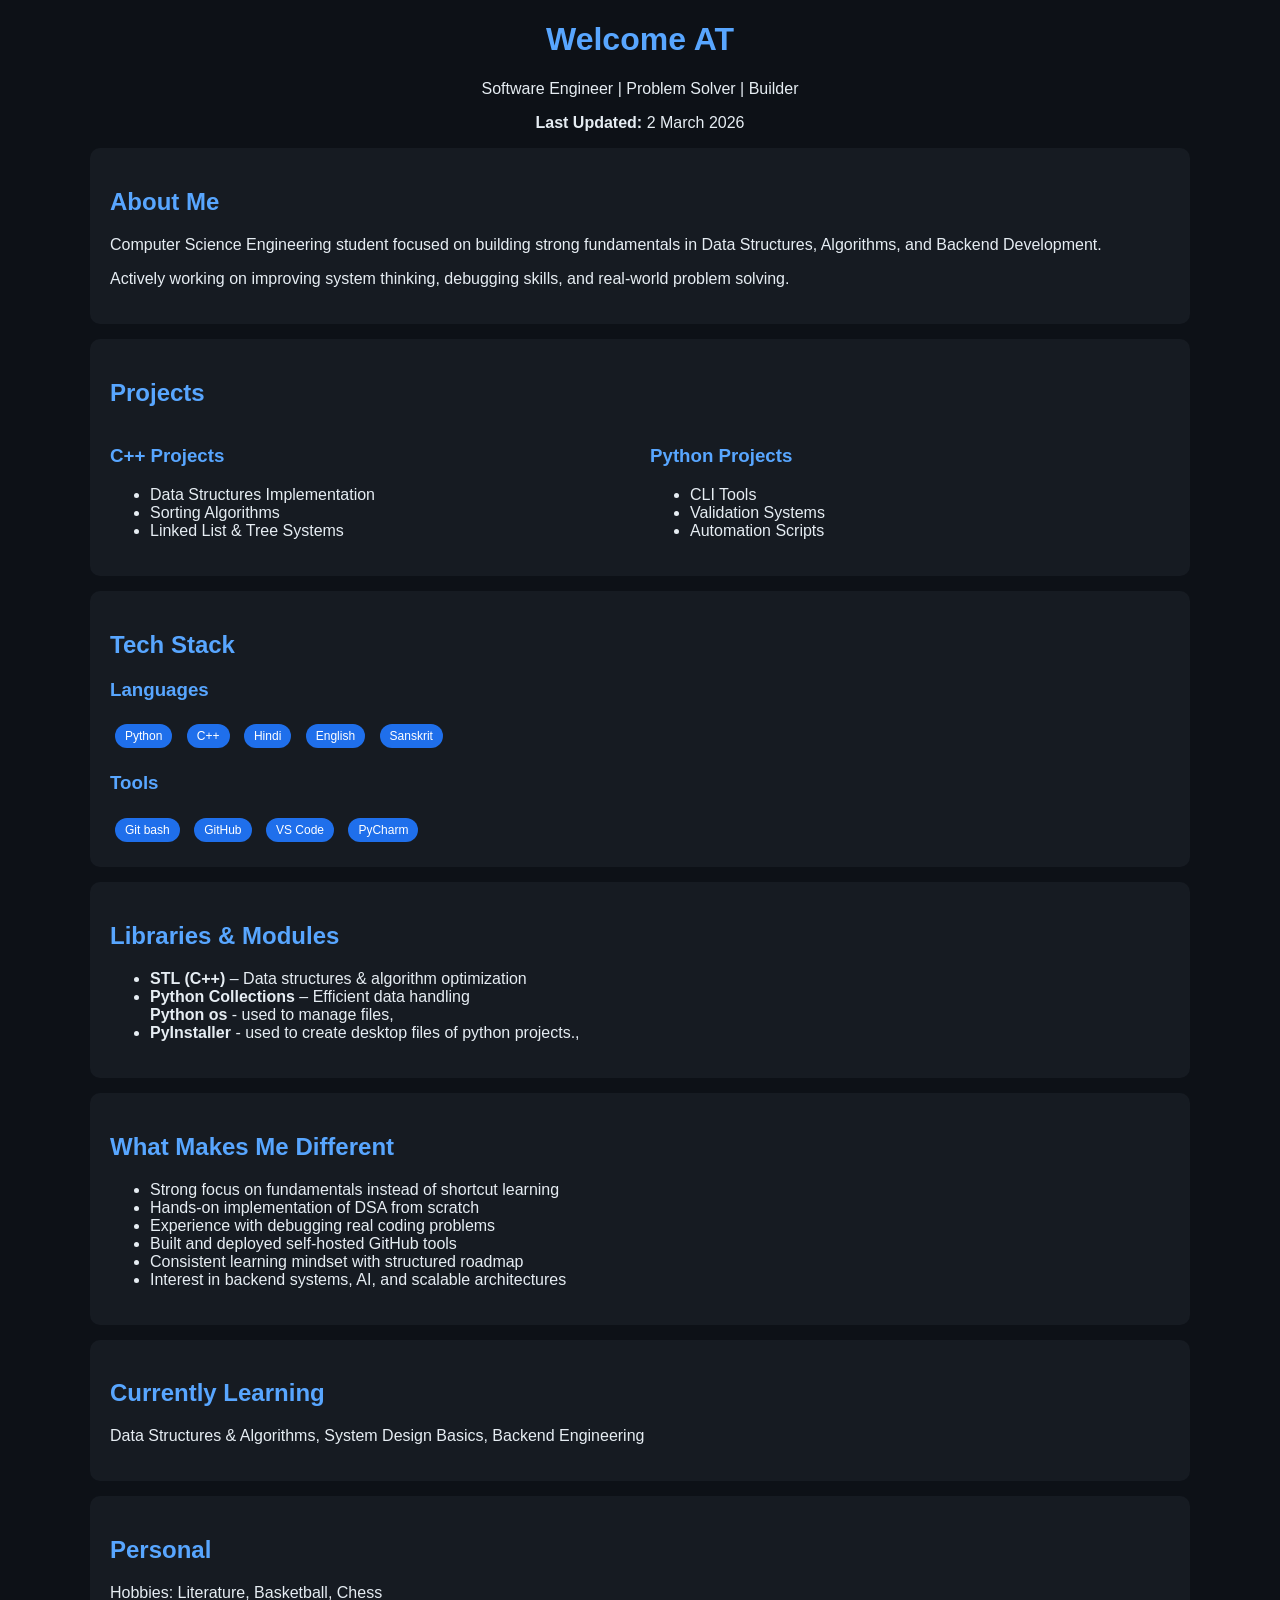
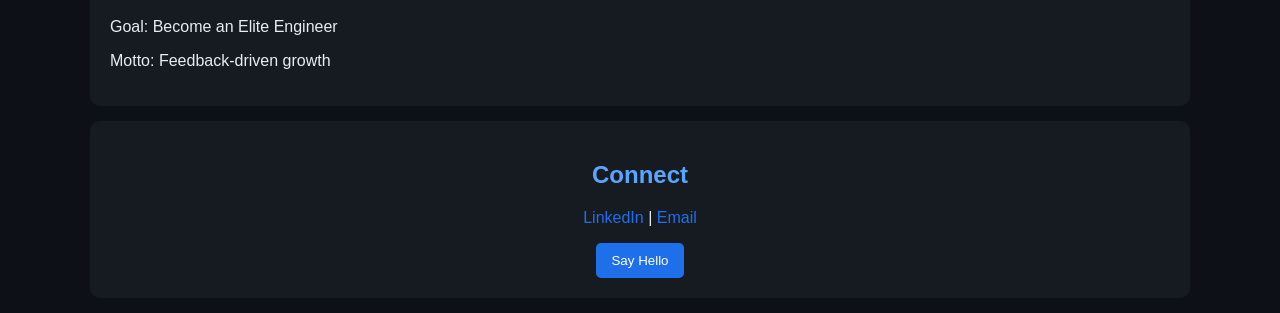
<file: Index.html>
<!DOCTYPE html>
<html lang="en">
<head>
<meta charset="UTF-8">
<meta name="viewport" content="width=device-width, initial-scale=1.0">
<title>AT | Portfolio</title>

<style>
body {
    margin: 0;
    font-family: Arial, sans-serif;
    background: #0d1117;
    color: #e6edf3;
}

.container {
    width: 90%;
    max-width: 1100px;
    margin: auto;
}

.center {
    text-align: center;
}

h1, h2, h3 {
    color: #58a6ff;
}

.card {
    background: #161b22;
    padding: 20px;
    margin: 15px 0;
    border-radius: 10px;
}

.flex {
    display: flex;
    flex-wrap: wrap;
    gap: 20px;
}

.flex div {
    flex: 1;
    min-width: 250px;
}

.badge {
    display: inline-block;
    background: #1f6feb;
    color: white;
    padding: 5px 10px;
    margin: 5px;
    border-radius: 20px;
    font-size: 12px;
}

a {
    color: #1f6feb;
    text-decoration: none;
}

button {
    background: #1f6feb;
    color: white;
    border: none;
    padding: 10px 15px;
    border-radius: 5px;
    cursor: pointer;
}

button:hover {
    background: #1f6feb;
}
</style>
</head>


<body>

<div class="container">

    <!-- HEADER -->
    <div class="center">
        <h1>Welcome AT</h1>
        <p>Software Engineer | Problem Solver | Builder</p>
        <p><b>Last Updated:</b> 2 March 2026</p>
    </div>

    <!-- ABOUT -->
    <div class="card">
        <h2>About Me</h2>
        <p>
            Computer Science Engineering student focused on building strong fundamentals 
            in Data Structures, Algorithms, and Backend Development.
        </p>
        <p>
            Actively working on improving system thinking, debugging skills, and real-world problem solving.
        </p>
    </div>

    <!-- PROJECTS -->
    <div class="card">
        <h2>Projects</h2>
        <div class="flex">
            <div>
                <h3>C++ Projects</h3>
                <ul>
                    <li>Data Structures Implementation</li>
                    <li>Sorting Algorithms</li>
                    <li>Linked List & Tree Systems</li>
                </ul>
            </div>
            <div>
                <h3>Python Projects</h3>
                <ul>
                    <li>CLI Tools</li>
                    <li>Validation Systems</li>
                    <li>Automation Scripts</li>
                </ul>
            </div>
        </div>
    </div>

    <!-- TECH STACK -->
    <div class="card">
        <h2>Tech Stack</h2>

        <h3>Languages</h3>
        <span class="badge">Python</span>
        <span class="badge">C++</span>
        <span class="badge">Hindi</span>
        <span class="badge">English</span>
        <span class="badge">Sanskrit</span>

        <h3>Tools</h3>
        <span class="badge">Git bash</span>
        <span class="badge">GitHub</span>
        <span class="badge">VS Code</span>
        <span class="badge">PyCharm</span>
    </div>
    <div class="card">
  <h2>Libraries & Modules</h2>
  <ul>
    <li><b>STL (C++)</b> – Data structures & algorithm optimization</li>
    <li><b>Python Collections</b> – Efficient data handling</li>
    <b> Python os </b> - used to manage files, 
    </li>
    <li>
  <b> PyInstaller </b> - used to create desktop files of python projects.,
</li>
    <!--<li><b>GitHub API</b> – Built self-hosted stats system</li> -->
  </ul>
</div>

    <!-- ADVANTAGE SECTION (REAL VALUE) -->
    <div class="card">
        <h2>What Makes Me Different</h2>
        <ul>
            <li>Strong focus on fundamentals instead of shortcut learning</li>
            <li>Hands-on implementation of DSA from scratch</li>
            <li>Experience with debugging real coding problems</li>
            <li>Built and deployed self-hosted GitHub tools</li>
            <li>Consistent learning mindset with structured roadmap</li>
            <li>Interest in backend systems, AI, and scalable architectures</li>
        </ul>
    </div>

    <!-- CURRENT LEARNING -->
    <div class="card">
        <h2>Currently Learning</h2>
        <p>Data Structures & Algorithms, System Design Basics, Backend Engineering</p>
    </div>

    <!-- PERSONAL -->
    <div class="card">
        <h2>Personal</h2>
        <p>Hobbies: Literature, Basketball, Chess</p>
        <p>Goal: Become an Elite Engineer</p>
        <p>Motto: Feedback-driven growth</p>
    </div>

    <!-- CONTACT -->
    <div class="card center">
        <h2>Connect</h2>
        <p>
            <a href="https://www.linkedin.com/in/anuj-tanwar-aa0977279">LinkedIn</a> |
            <a href="mailto:gleuser83@gmail.com">Email</a>
        </p>
        <button onclick="showMessage()">Say Hello</button>
    </div>

</div>

<script>
function showMessage() {
    alert("Thanks for visiting AT's portfolio 🚀");
}
</script>
</html>
</file>
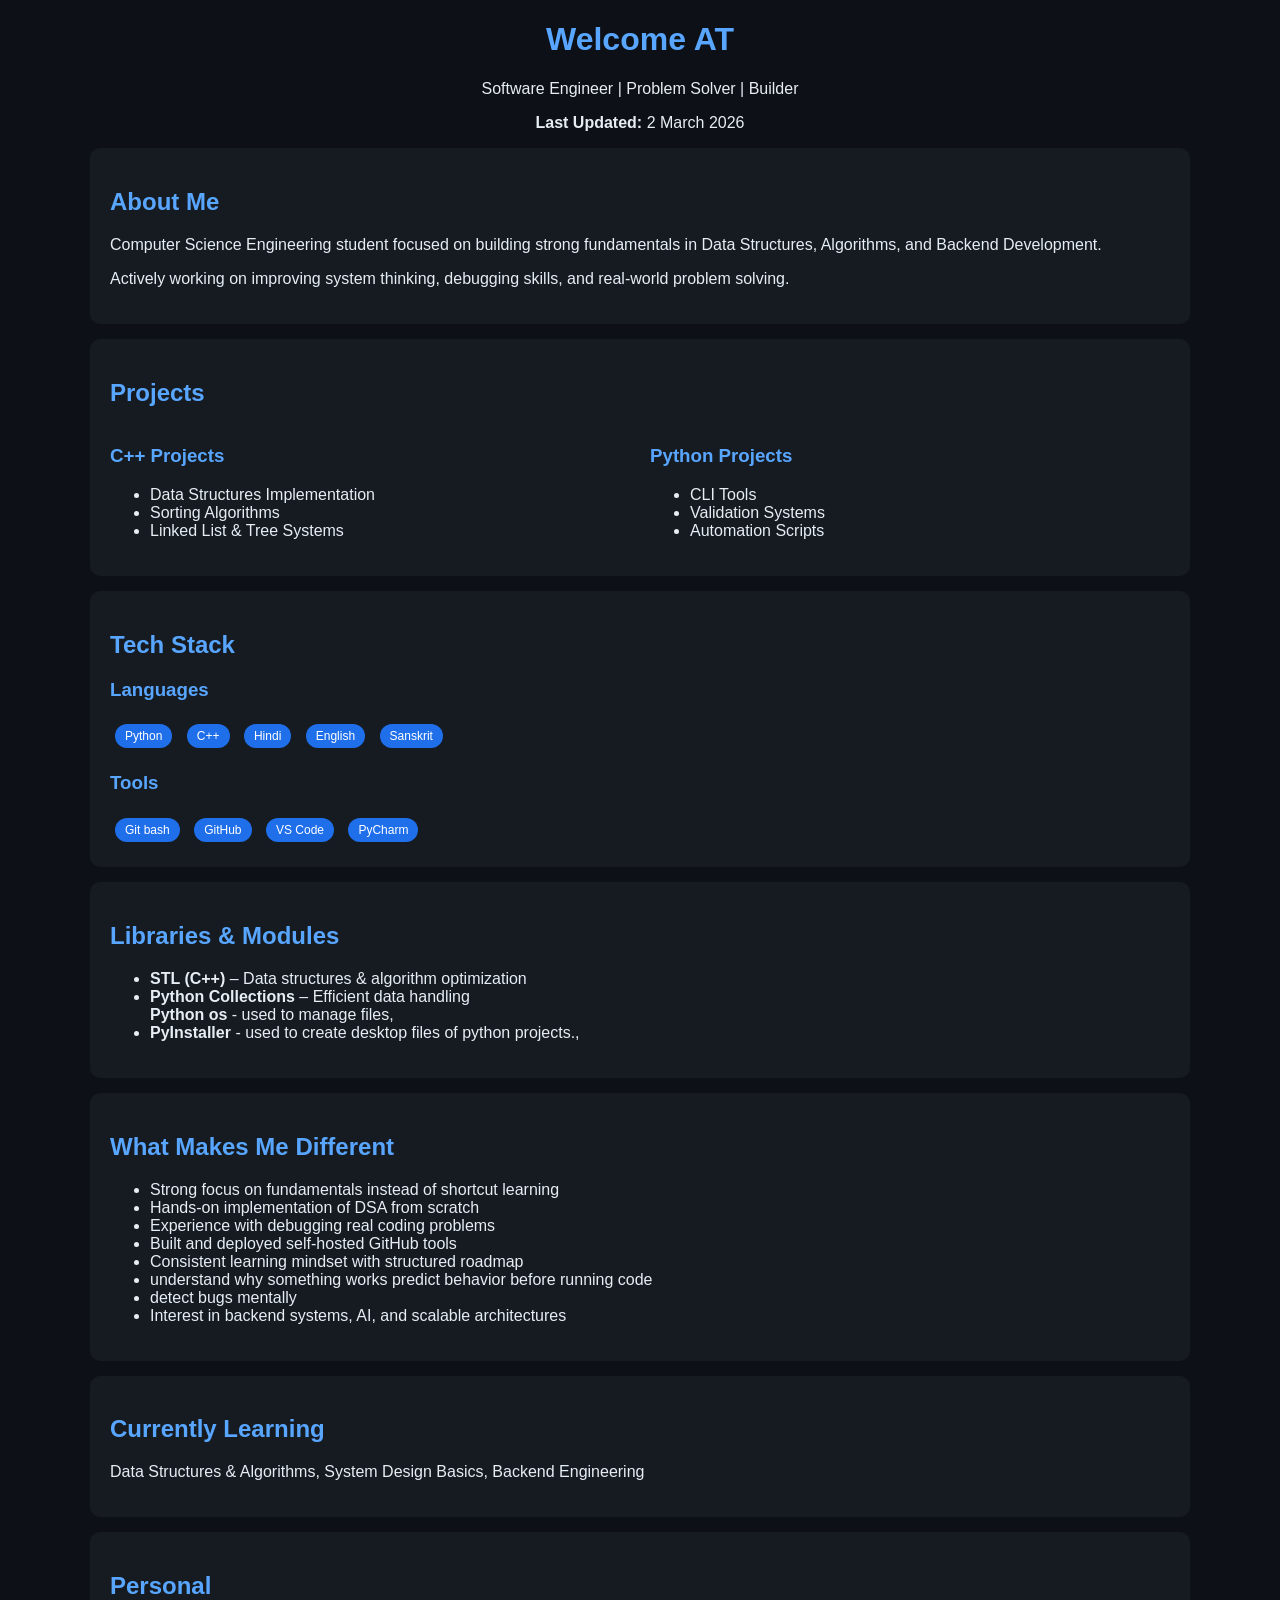
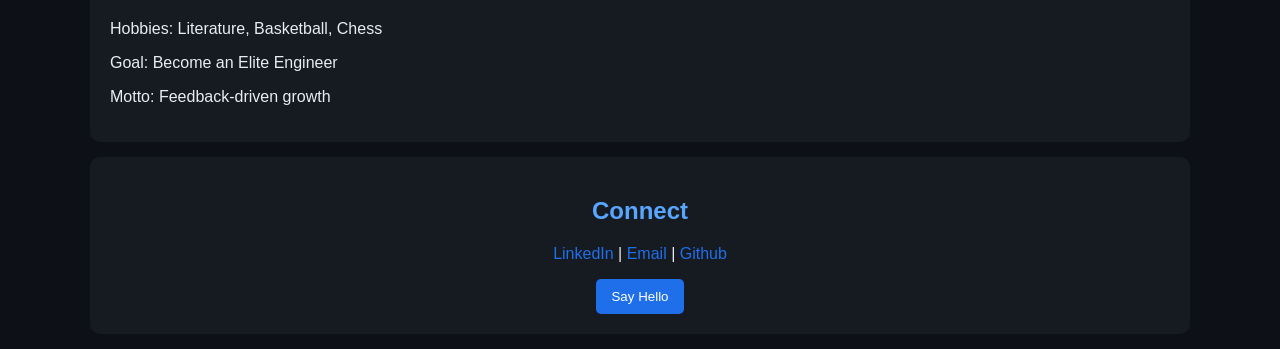
<file: index.html>
<!DOCTYPE html>
<html lang="en">
<head>
<meta charset="UTF-8">
<meta name="viewport" content="width=device-width, initial-scale=1.0">
<title>AT | Portfolio</title>

<style>
body {
    margin: 0;
    font-family: Arial, sans-serif;
    background: #0d1117;
    color: #e6edf3;
}

.container {
    width: 90%;
    max-width: 1100px;
    margin: auto;
}

.center {
    text-align: center;
}

h1, h2, h3 {
    color: #58a6ff;
}

.card {
    background: #161b22;
    padding: 20px;
    margin: 15px 0;
    border-radius: 10px;
}

.flex {
    display: flex;
    flex-wrap: wrap;
    gap: 20px;
}

.flex div {
    flex: 1;
    min-width: 250px;
}

.badge {
    display: inline-block;
    background: #1f6feb;
    color: white;
    padding: 5px 10px;
    margin: 5px;
    border-radius: 20px;
    font-size: 12px;
}

a {
    color: #1f6feb;
    text-decoration: none;
}

button {
    background: #1f6feb;
    color: white;
    border: none;
    padding: 10px 15px;
    border-radius: 5px;
    cursor: pointer;
}

button:hover {
    background: #1f6feb;
}
</style>
</head>


<body>

<div class="container">

    <!-- HEADER -->
    <div class="center">
        <h1>Welcome AT</h1>
        <p>Software Engineer | Problem Solver | Builder</p>
        <p><b>Last Updated:</b> 2 March 2026</p>
    </div>

    <!-- ABOUT -->
    <div class="card">
        <h2>About Me</h2>
        <p>
            Computer Science Engineering student focused on building strong fundamentals 
            in Data Structures, Algorithms, and Backend Development.
        </p>
        <p>
            Actively working on improving system thinking, debugging skills, and real-world problem solving.
        </p>
    </div>

    <!-- PROJECTS -->
    <div class="card">
        <h2>Projects</h2>
        <div class="flex">
            <div>
                <h3>C++ Projects</h3>
                <ul>
                    <li>Data Structures Implementation</li>
                    <li>Sorting Algorithms</li>
                    <li>Linked List & Tree Systems</li>
                </ul>
            </div>
            <div>
                <h3>Python Projects</h3>
                <ul>
                    <li>CLI Tools</li>
                    <li>Validation Systems</li>
                    <li>Automation Scripts</li>
                </ul>
            </div>
        </div>
    </div>

    <!-- TECH STACK -->
    <div class="card">
        <h2>Tech Stack</h2>

        <h3>Languages</h3>
        <span class="badge">Python</span>
        <span class="badge">C++</span>
        <span class="badge">Hindi</span>
        <span class="badge">English</span>
        <span class="badge">Sanskrit</span>

        <h3>Tools</h3>
        <span class="badge">Git bash</span>
        <span class="badge">GitHub</span>
        <span class="badge">VS Code</span>
        <span class="badge">PyCharm</span>
    </div>
    <div class="card">
  <h2>Libraries & Modules</h2>
  <ul>
    <li><b>STL (C++)</b> – Data structures & algorithm optimization</li>
    <li><b>Python Collections</b> – Efficient data handling</li>
    <b> Python os </b> - used to manage files, 
    </li>
    <li>
  <b> PyInstaller </b> - used to create desktop files of python projects.,
</li>
    <!--<li><b>GitHub API</b> – Built self-hosted stats system</li> -->
  </ul>
</div>

    <!-- ADVANTAGE SECTION (REAL VALUE) -->
    <div class="card">
        <h2>What Makes Me Different</h2>
        <ul>
            <li>Strong focus on fundamentals instead of shortcut learning</li>
            <li>Hands-on implementation of DSA from scratch</li>
            <li>Experience with debugging real coding problems</li>
            <li>Built and deployed self-hosted GitHub tools</li>
            <li>Consistent learning mindset with structured roadmap</li>
            <li> understand why something works
predict behavior before running code </li>
            <li>detect bugs mentally </li>
            <li>Interest in backend systems, AI, and scalable architectures</li>
        </ul>
    </div>

    <!-- CURRENT LEARNING -->
    <div class="card">
        <h2>Currently Learning</h2>
        <p>Data Structures & Algorithms, System Design Basics, Backend Engineering</p>
    </div>

    <!-- PERSONAL -->
    <div class="card">
        <h2>Personal</h2>
        <p>Hobbies: Literature, Basketball, Chess</p>
        <p>Goal: Become an Elite Engineer</p>
        <p>Motto: Feedback-driven growth</p>
        
   
    </div>

    <!-- CONTACT -->
    <div class="card center">
        <h2>Connect</h2>
        <p>
            <a href="https://www.linkedin.com/in/anuj-tanwar-aa0977279">LinkedIn</a> |
            <a href="mailto:gleuser83@gmail.com">Email</a> |
            <a href="https://github.com/Gitanuj993">Github</a>
        </p>
        <button onclick="showMessage()">Say Hello</button>
    </div>

</div>

<script>
function showMessage() {
    alert("Thanks for visiting AT's portfolio 🚀");
}
</script>
</html>
</file>
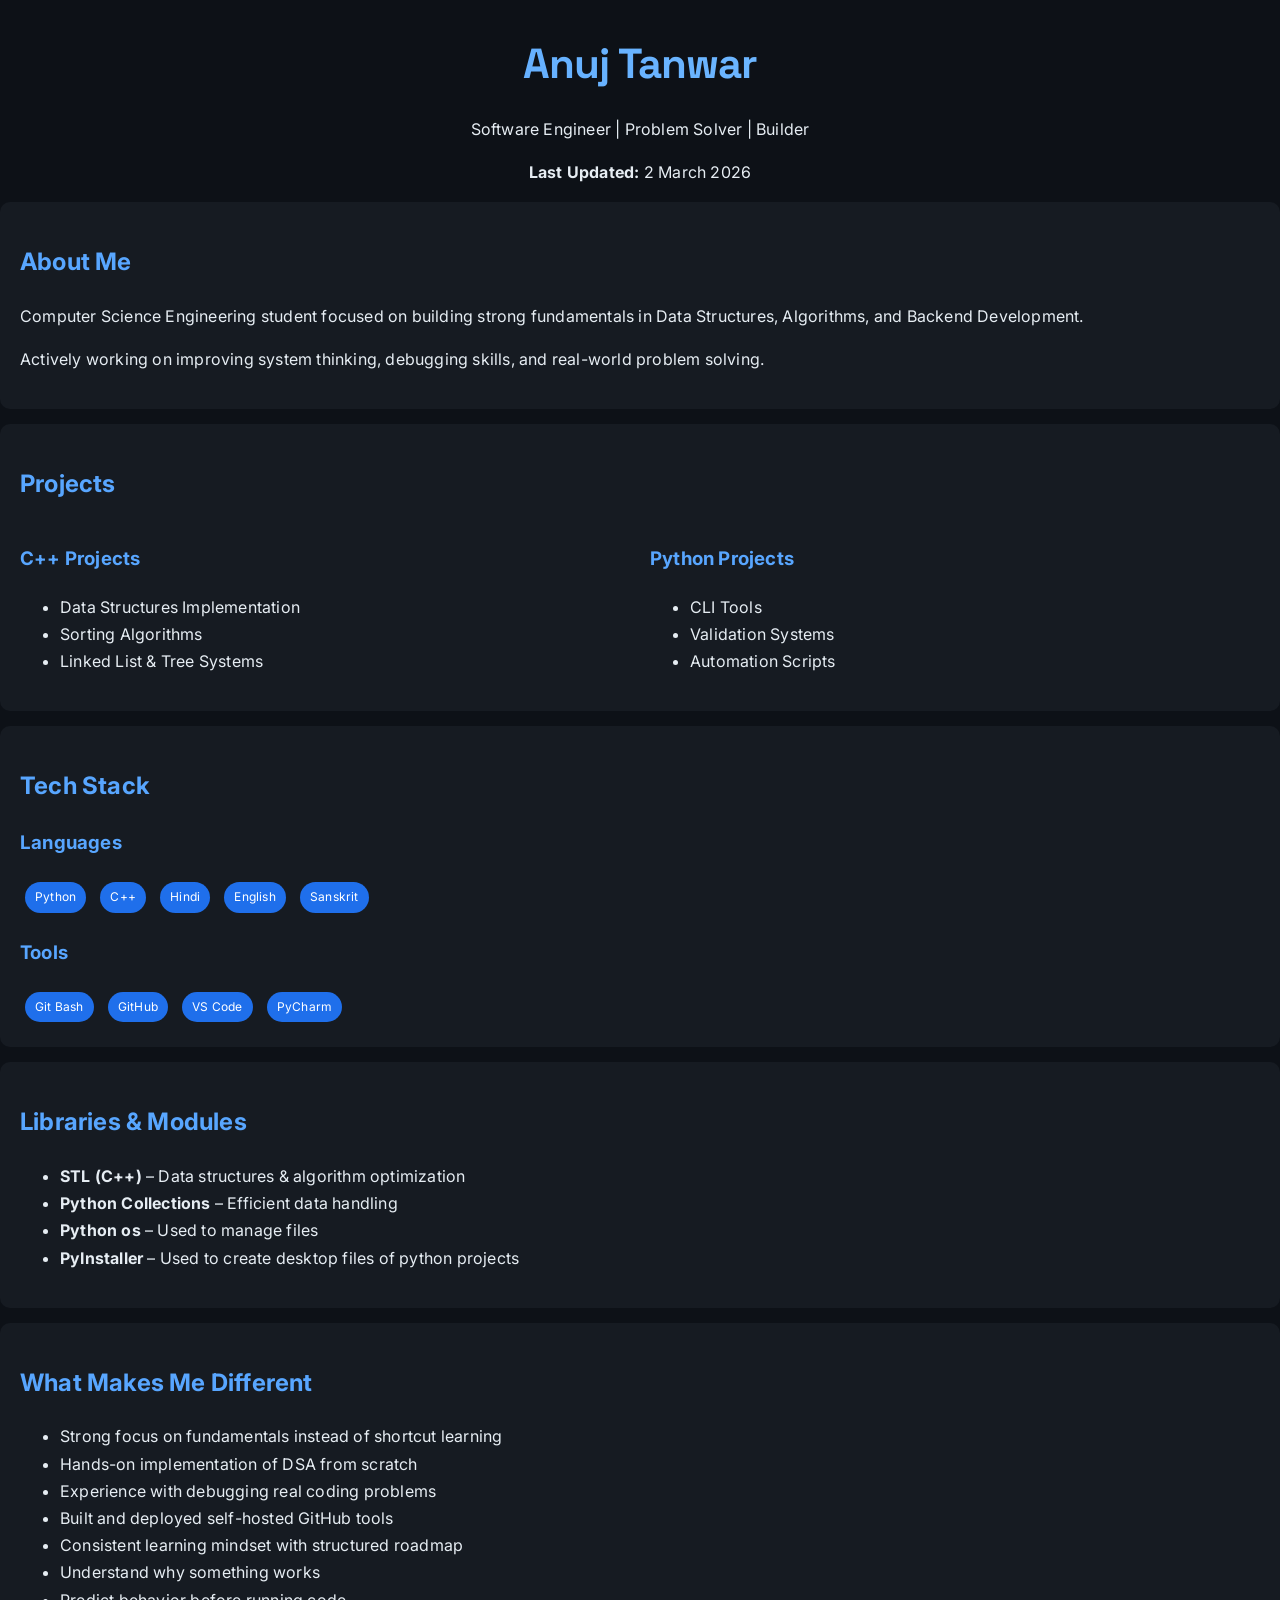
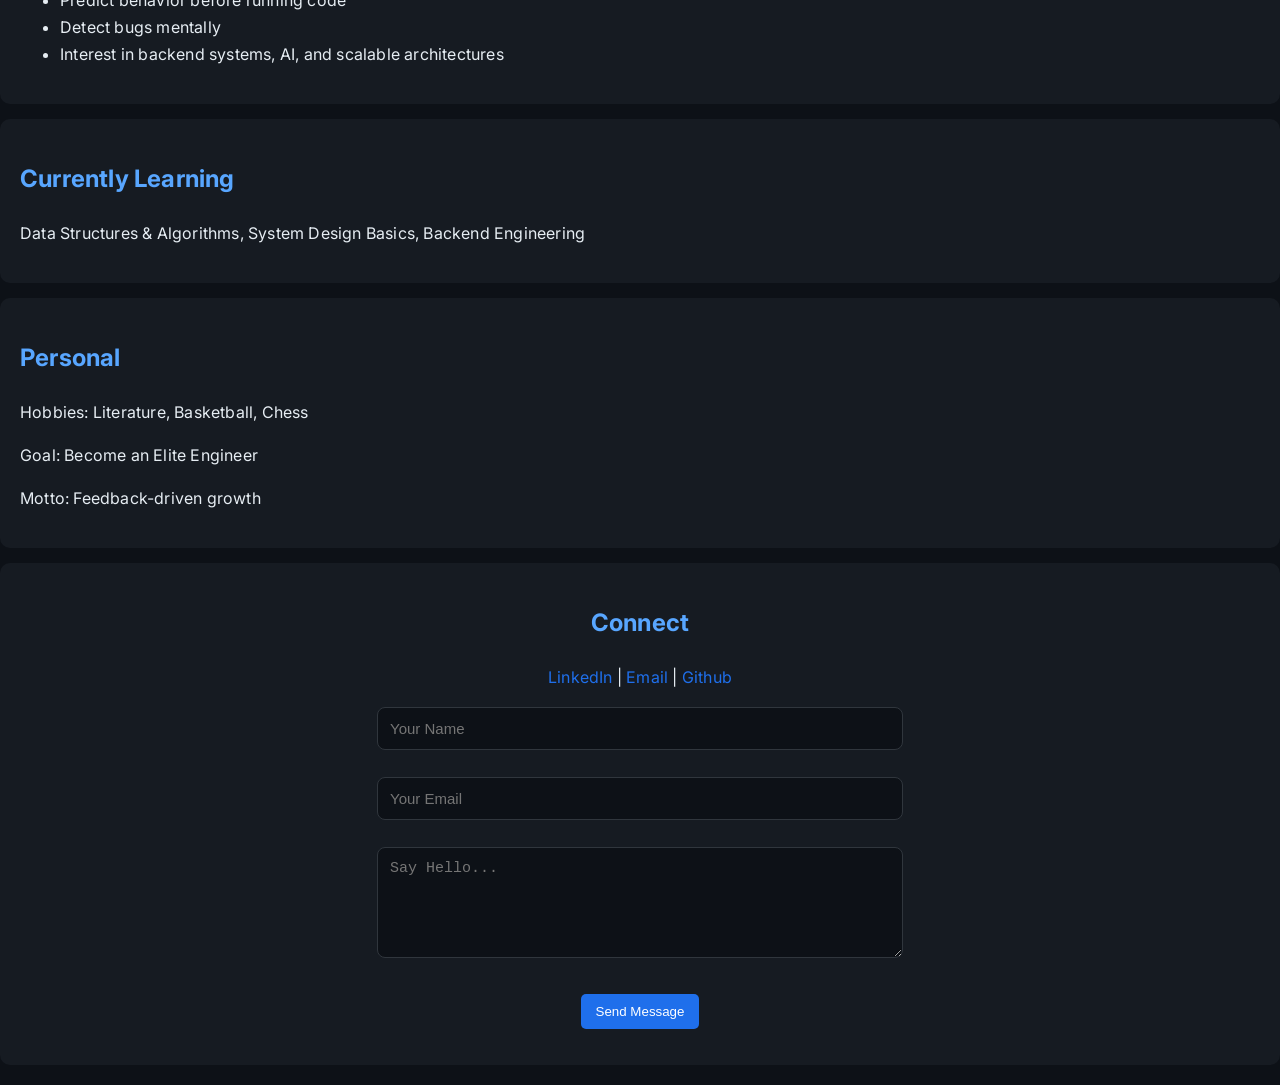
<file: public/index.html>
<!DOCTYPE html>
<html lang="en">

<head>
    <meta charset="UTF-8">
    <meta name="viewport" content="width=device-width, initial-scale=1.0">
    
    <meta name="google-site-verification" content="BOIj2n-Yf4y8820SFO7si8_EXedY-BGFefCOwkUHRp4" />
    <meta
    name="description"
    content="Portfolio of AT (Anuj), a Computer Science Engineering student focused on backend systems, problem solving, DSA, and scalable software development."
>
    <meta name="author" content="Anuj Tanwar">

<meta
    name="keywords"
    content="
    Anuj Tanwar,
    Backend Developer,
    Portfolio,
    DSA,
    C++,
    Python,
    Software Engineer
    "
>
    <script type="application/ld+json">
{
  "@context": "https://schema.org",
  "@type": "Organization",
  "name": "AT",
  "url": "https://gitanuj993.vercel.app",
  "logo": "https://gitanuj993.vercel.app/logo/favicon.png"
}
    </script>
    <meta property="og:title" content="AT Portfolio">
<meta property="og:description" content="Software Developer and Builder">
<meta property="og:image" content="https://gitanuj993.vercel.app/logo/preview.jpg>
<meta property="og:url" content="https://gitanuj993.vercel.app">
<meta property="og:type" content="website">
    <link rel="preconnect" href="https://fonts.googleapis.com">
    <link rel="preconnect" href="https://fonts.gstatic.com" crossorigin>
    <link href="https://fonts.googleapis.com/css2?family=Inter:wght@300;400;500;600&family=Space+Grotesk:wght@400;500;700&display=swap" rel="stylesheet">
    <link rel="icon" type="image/png" href="./logo/favicon.png">
    <title>AT | Anuj Tanwar | Portfolio</title>

    <!-- CSS LINK -->
    <link rel="stylesheet" href="./css/style.css">
</head>

<body>

    <div class="container">

        <!-- HEADER -->
        <div class="center">
            <div class="logo" >
            <h1>Anuj Tanwar</h1>
            </div>
            <p>Software Engineer | Problem Solver | Builder</p>
            <p><b>Last Updated:</b> 2 March 2026</p>
        </div>

        <!-- ABOUT -->
        <div class="card">
            <h2>About Me</h2>

            <p>
                Computer Science Engineering student focused on building strong fundamentals
                in Data Structures, Algorithms, and Backend Development.
            </p>

            <p>
                Actively working on improving system thinking, debugging skills,
                and real-world problem solving.
            </p>
        </div>

        <!-- PROJECTS -->
        <div class="card">
            <h2>Projects</h2>

            <div class="flex">

                <div>
                    <h3>C++ Projects</h3>

                    <ul>
                        <li>Data Structures Implementation</li>
                        <li>Sorting Algorithms</li>
                        <li>Linked List & Tree Systems</li>
                    </ul>
                </div>

                <div>
                    <h3>Python Projects</h3>

                    <ul>
                        <li>CLI Tools</li>
                        <li>Validation Systems</li>
                        <li>Automation Scripts</li>
                    </ul>
                </div>

            </div>
        </div>

        <!-- TECH STACK -->
        <div class="card">

            <h2>Tech Stack</h2>

            <h3>Languages</h3>

            <span class="badge">Python</span>
            <span class="badge">C++</span>
            <span class="badge">Hindi</span>
            <span class="badge">English</span>
            <span class="badge">Sanskrit</span>

            <h3>Tools</h3>

            <span class="badge">Git Bash</span>
            <span class="badge">GitHub</span>
            <span class="badge">VS Code</span>
            <span class="badge">PyCharm</span>

        </div>

        <!-- LIBRARIES -->
        <div class="card">

            <h2>Libraries & Modules</h2>

            <ul>
                <li>
                    <b>STL (C++)</b> –
                    Data structures & algorithm optimization
                </li>

                <li>
                    <b>Python Collections</b> –
                    Efficient data handling
                </li>

                <li>
                    <b>Python os</b> –
                    Used to manage files
                </li>

                <li>
                    <b>PyInstaller</b> –
                    Used to create desktop files of python projects
                </li>
            </ul>

        </div>

        <!-- ADVANTAGE -->
        <div class="card">

            <h2>What Makes Me Different</h2>

            <ul>
                <li>Strong focus on fundamentals instead of shortcut learning</li>
                <li>Hands-on implementation of DSA from scratch</li>
                <li>Experience with debugging real coding problems</li>
                <li>Built and deployed self-hosted GitHub tools</li>
                <li>Consistent learning mindset with structured roadmap</li>
                <li>Understand why something works</li>
                <li>Predict behavior before running code</li>
                <li>Detect bugs mentally</li>
                <li>Interest in backend systems, AI, and scalable architectures</li>
            </ul>

        </div>

        <!-- CURRENT LEARNING -->
        <div class="card">

            <h2>Currently Learning</h2>

            <p>
                Data Structures & Algorithms,
                System Design Basics,
                Backend Engineering
            </p>

        </div>

        <!-- PERSONAL -->
        <div class="card">

            <h2>Personal</h2>

            <p>Hobbies: Literature, Basketball, Chess</p>
            <p>Goal: Become an Elite Engineer</p>
            <p>Motto: Feedback-driven growth</p>

        </div>

        <!-- CONTACT -->
        <div class="card center">

            <h2>Connect</h2>

            <p>
                <a href="https://www.linkedin.com/in/anuj-tanwar-aa0977279">
                    LinkedIn
                </a>

                |

                <a href="mailto:gleuser83@gmail.com">
                    Email
                </a>

                |

                <a href="https://github.com/Gitanuj993">
                    Github
                </a>
            </p>
            <form 
                action="https://api.web3forms.com/submit" method="POST"
                name = "contact_form"
                id = "contact-form">
<!-- Hidden Configuration -->

         <input type = "hidden"
                name = "access_key"
                value = "49509339-1ae4-436d-bfaf-745a13591829"
                >
        <input 
            type="hidden" 
            name="_captcha" 
            value="false">
        <input
    type="hidden"
    name="_next"
    value="https://gitanuj993.vercel.app"
>
   <input
        type="hidden"
        name="redirect"
        value="https://gitanuj993.vercel.app"
    >             
        <input
            type="text"
            name="name"
            placeholder="Your Name"
            required
        >

        <br><br>

        <input
            type="email"
            name="email"
            placeholder="Your Email"
            required
        >

        <br><br>

        <textarea
            name="message"
            placeholder="Say Hello..."
            rows="5"
            required
        ></textarea>

        <br><br>
<! -- Step 1: Add this line -->
    <div class="h-captcha" data-captcha="true"></div>
    <! -- Step 2: Add the script -->
      <button type="submit">
            Send Message
        </button>
<p id="success-message"></p>
                    </form>
<!--
            <button onclick="showMessage()">
                Say Hello
            </button>
-->
        </div>

    </div>

    <!-- JS LINK -->
     <script src="https://web3forms.com/client/script.js" async defer></script>
    <script src="./js/script.js"></script>

</body>

  </html>
</file>
<file: public/css/style.css>
body {
    margin: 0;
    font-family: 'Inter', sans-serif;
    background: #0d1117;
    color: #e6edf3;
    line-height: 1.7;
    letter-spacing: 0.2px;
    
}
#success-message {

    opacity: 0;

    transition: 0.3s ease;

    color: #58a6ff;

    margin-top: 15px;
}
input,
textarea {
    width: 90%;
    max-width: 500px;

    padding: 12px;

    border-radius: 8px;
    border: 1px solid #30363d;

    background: #0d1117;
    color: white;

    font-size: 15px;

    outline: none;
}

input:focus,
textarea:focus {
    border-color: #58a6ff;
}
.logo h1{
    font-family: 'Space Grotesk', sans-serif;
    font-size: 42px;
    font-weight: 700;
    letter-spacing: -1px;
    margin-bottom: 5px;

    background: linear-gradient(
        90deg,
        #58a6ff,
        #79c0ff
    );

    -webkit-background-clip: text;
    -webkit-text-fill-color: transparent;
    }
}

.container {
    width: 90%;
    max-width: 1100px;
    margin: auto;
}

.center {
    text-align: center;
}

h1,
h2,
h3 {
    color: #58a6ff;
}

.card {
    background: #161b22;
    padding: 20px;
    margin: 15px 0;
    border-radius: 10px;
}

.flex {
    display: flex;
    flex-wrap: wrap;
    gap: 20px;
}

.flex div {
    flex: 1;
    min-width: 250px;
}

.badge {
    display: inline-block;
    background: #1f6feb;
    color: white;
    padding: 5px 10px;
    margin: 5px;
    border-radius: 20px;
    font-size: 12px;
}

a {
    color: #1f6feb;
    text-decoration: none;
}

button {
    background: #1f6feb;
    color: white;
    border: none;
    padding: 10px 15px;
    border-radius: 5px;
    cursor: pointer;
}

button:hover {
    background: #388bfd;
  }
</file>
